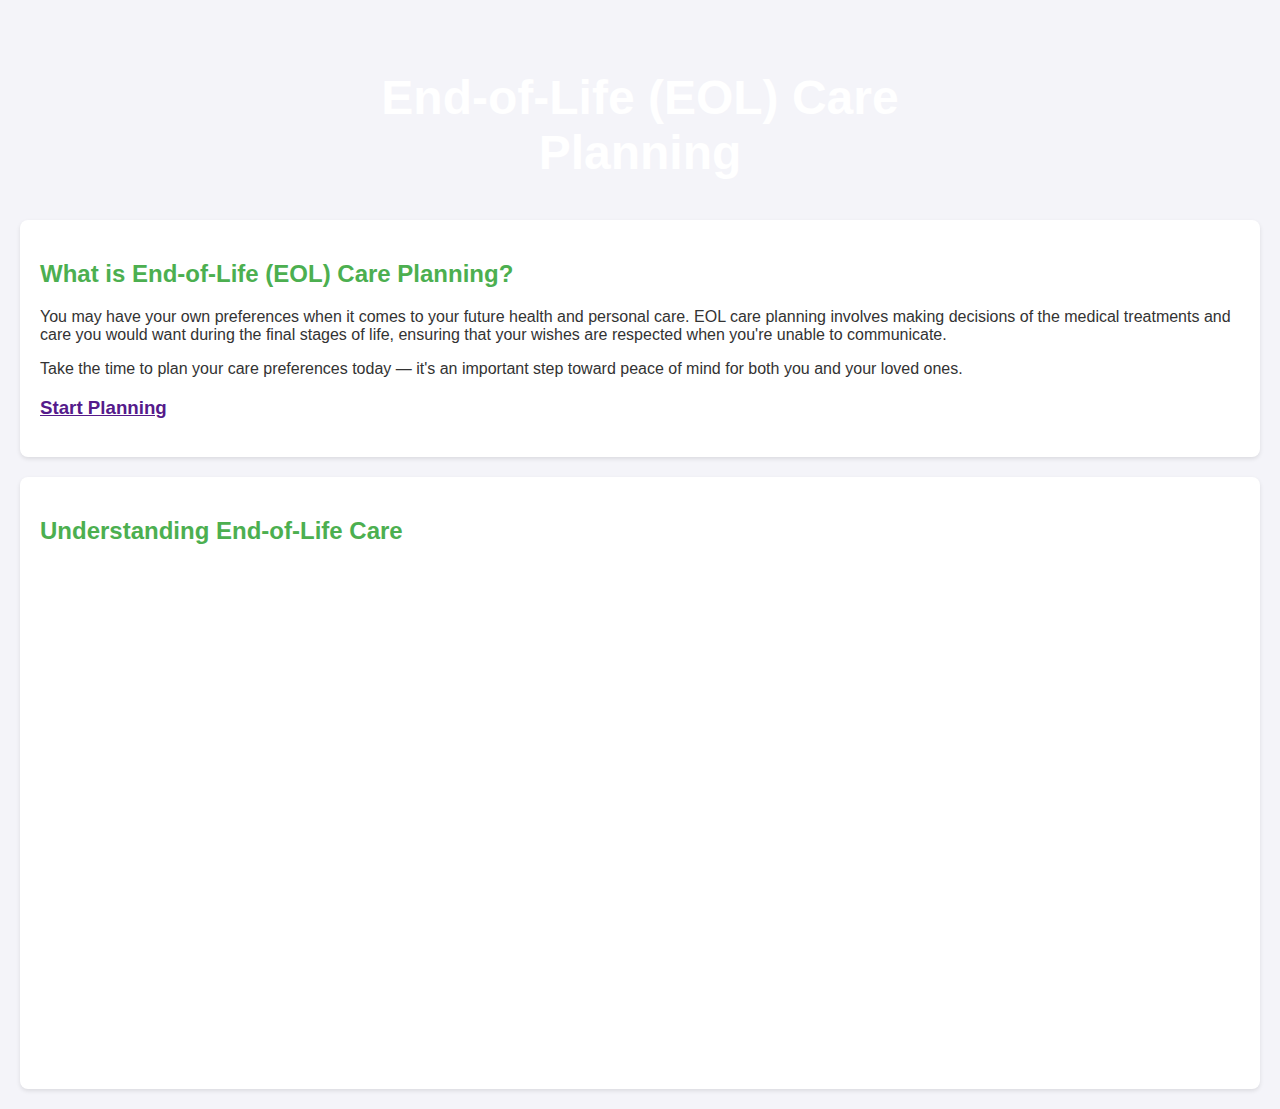
<file: index.html>
<!DOCTYPE html>
<html lang="en">
<head>
  <meta charset="UTF-8">
  <meta name="viewport" content="width=device-width, initial-scale=1.0">
  <title>End-of-Life Care Planning</title>
  <link rel="stylesheet" href="style.css">
</head>
<body>
  <header>
    <div class="header-banner"></div>
    <h1>End-of-Life (EOL) Care Planning</h1>
    </header>
  <section id="intro">
    <h2>What is End-of-Life (EOL) Care Planning? </h2>
    <p> You may have your own preferences when it comes to your future health and personal care. EOL care planning involves making decisions of the medical treatments and care you would want during the final stages of life, ensuring that your wishes are respected when you're unable to communicate.
 </p>
    <p> Take the time to plan your care preferences today — it's an important step toward peace of mind for both you and your loved ones. </p>
    <p> </p>
<h3>
<a href="" >Start Planning </a>
</h3>
</section>
  <section id="video">
    <h2>Understanding End-of-Life Care</h2>
    <iframe width="900" height="500" src="https://www.youtube.com/embed/qzCCDNeHzQo" title="End-of-Life Care Planning Video" frameborder="0" allow="accelerometer; autoplay; clipboard-write; encrypted-media; gyroscope; picture-in-picture" allowfullscreen></iframe>
  </section>
</file>
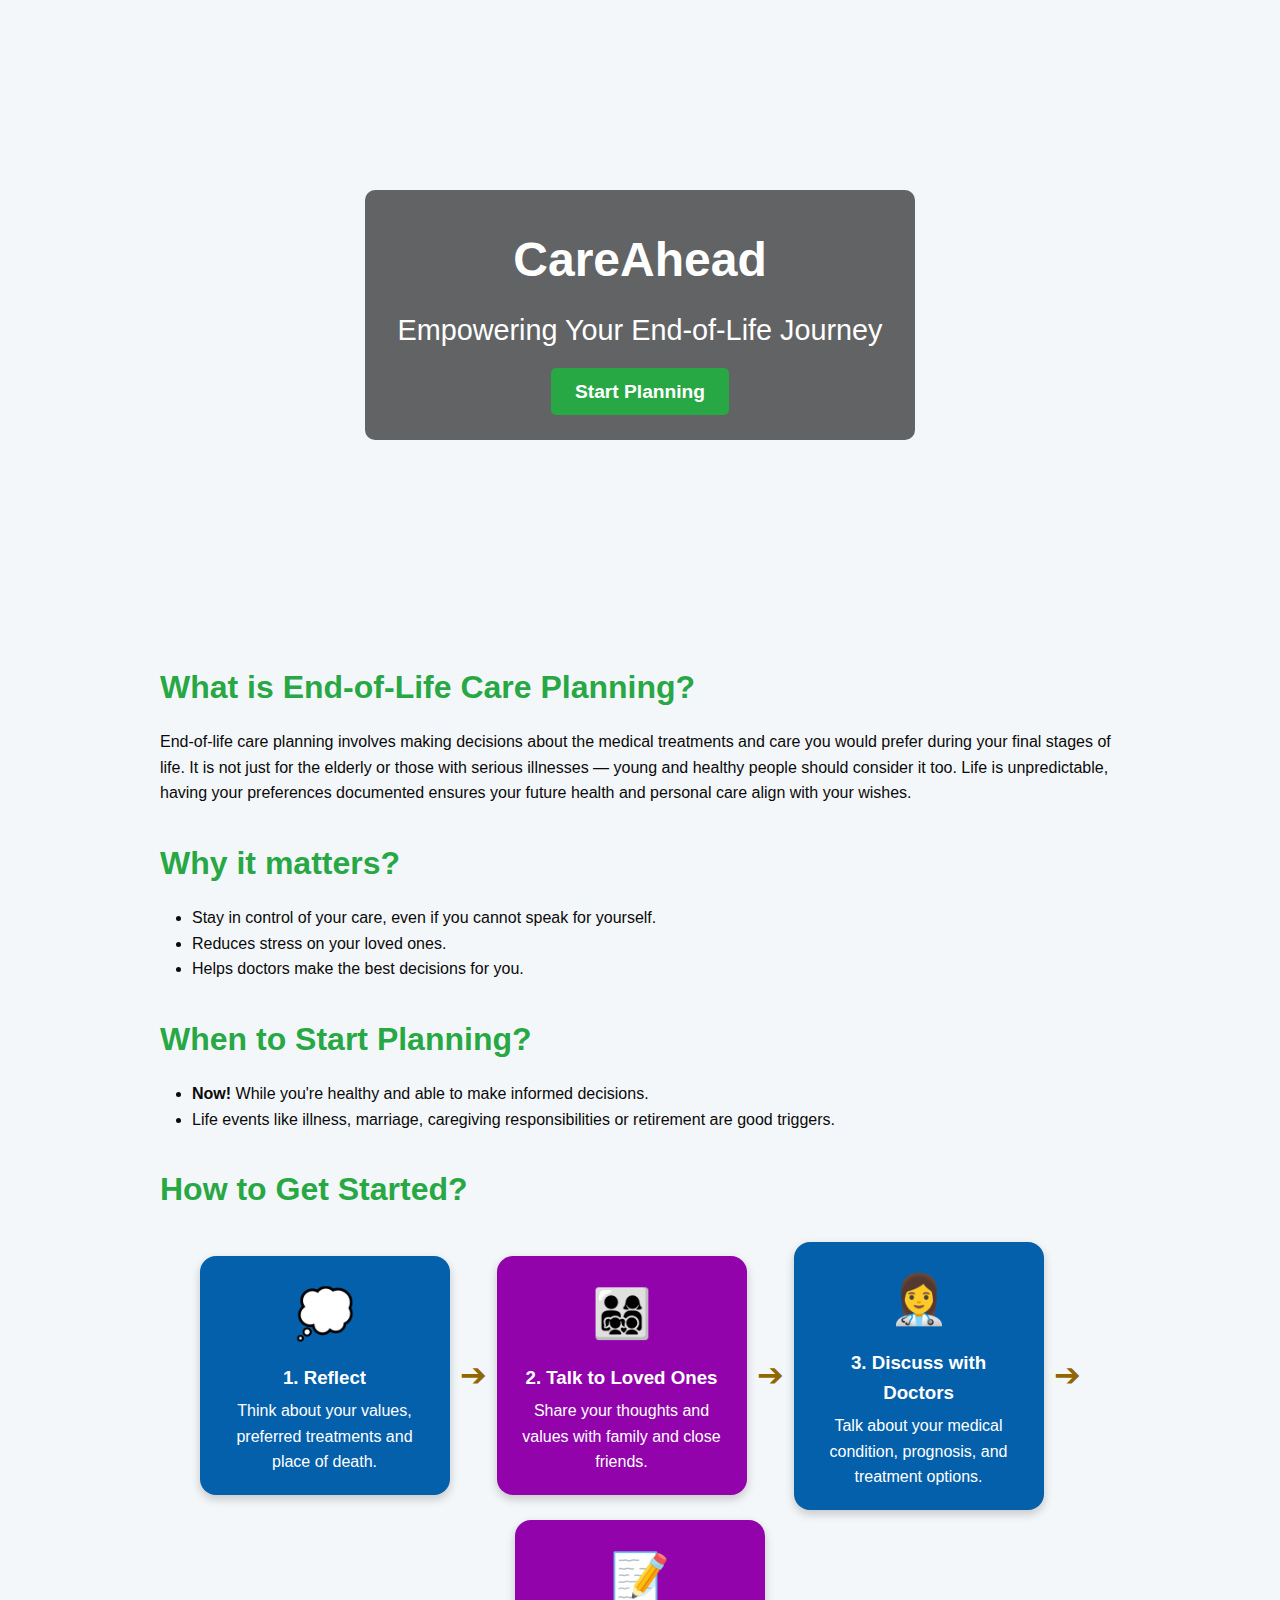
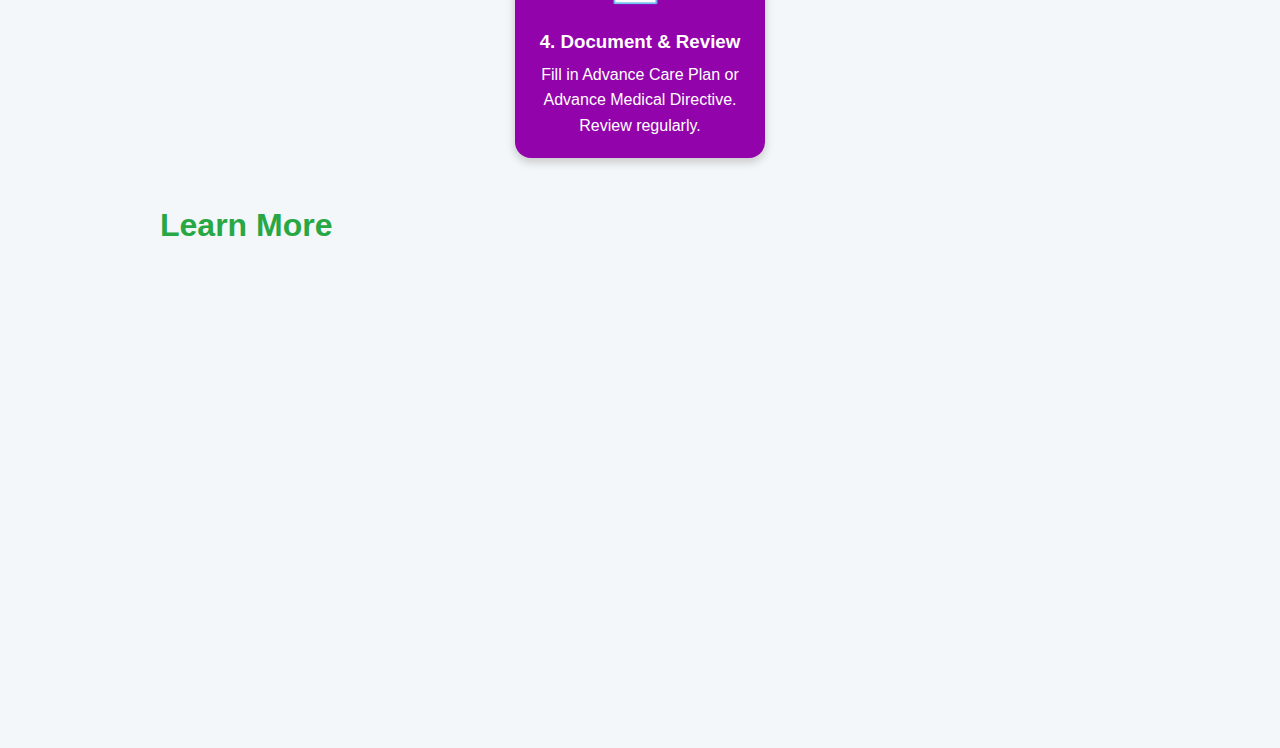
<file: home.html>
<!DOCTYPE html>
<html lang="en">
<head>
  <meta charset="UTF-8" />
  <meta name="viewport" content="width=device-width, initial-scale=1.0"/>
  <title>CareAhead</title>
  <link rel="stylesheet" href="home.css" />
  <!-- Google tag (gtag.js) -->
<script async src="https://www.googletagmanager.com/gtag/js?id=G-5BW58SFPZB"></script>
<script>
  window.dataLayer = window.dataLayer || [];
  function gtag(){dataLayer.push(arguments);}
  gtag('js', new Date());

  gtag('config', 'G-5BW58SFPZB');
</script>
  <script src="home.js"></script>
</head>
<body>
  <header class="header-banner">
    <div class="overlay">
      <h1>CareAhead</h1>
      <p>Empowering Your End-of-Life Journey</p>
      <a href="planning.html" class="header-button">Start Planning</a>
    </div>
  </header>

  <main>
    <section id="introduction" class="info-section">
      <h2>What is End-of-Life Care Planning?</h2>
      <p>End-of-life care planning involves making decisions about the medical treatments and care you would prefer during your final stages of life. It is not just for the elderly or those with serious illnesses — young and healthy people should consider it too. Life is unpredictable, having your preferences documented ensures your future health and personal care align with your wishes.</p>
    </section>

    <section id="why-it-matters" class="info-section">
      <h2>Why it matters?</h2>
      <ul>
        <li>Stay in control of your care, even if you cannot speak for yourself.</li>
        <li>Reduces stress on your loved ones.</li>
        <li>Helps doctors make the best decisions for you.</li>
      </ul>
    </section>

    <section id="when to start" class="info-section">
  <h2>When to Start Planning?</h2>
<ul>
  <li> <strong> Now!</strong> While you're healthy and able to make informed decisions.</li>
  <li> Life events like illness, marriage, caregiving responsibilities or retirement are good triggers.</li>
</ul>
</section>

<section id="get started" class="info-section">
  <h2> How to Get Started?</h2>
<div class="process-container">
  <div class="step" style="--color: #0460ab;">
    <div class="icon">💭</div>
    <h3>1. Reflect</h3>
    <p>Think about your values, preferred treatments and place of death.</p>
  </div>
 <div class="arrow">➔</div>

  <div class="step" style="--color: #9203ab;">
    <div class="icon">👨‍👩‍👧‍👦</div>
    <h3>2. Talk to Loved Ones</h3>
    <p>Share your thoughts and values with family and close friends.</p>
  </div>
  <div class="arrow">➔</div>

  <div class="step" style="--color: #0460ab;">
    <div class="icon">👩‍⚕️</div>
    <h3>3. Discuss with Doctors</h3>
    <p>Talk about your medical condition, prognosis, and treatment options.</p>
  </div>
  <div class="arrow">➔</div>

  <div class="step" style="--color: #9203ab;">
    <div class="icon">📝</div>
    <h3>4. Document & Review</h3>
    <p>Fill in Advance Care Plan or Advance Medical Directive. <br> Review regularly.</p>
  </div>
</div>
  </section>

    <section id="video" class="video-section">
      <h2>Learn More</h2>
      <div class="video-container">
        <iframe width="800" height="450" src="https://www.youtube.com/embed/qzCCDNeHzQo" title="EOL Video" frameborder="0" allowfullscreen></iframe>
      </div>
    </section>
  </main>
</body>
</html>
</file>
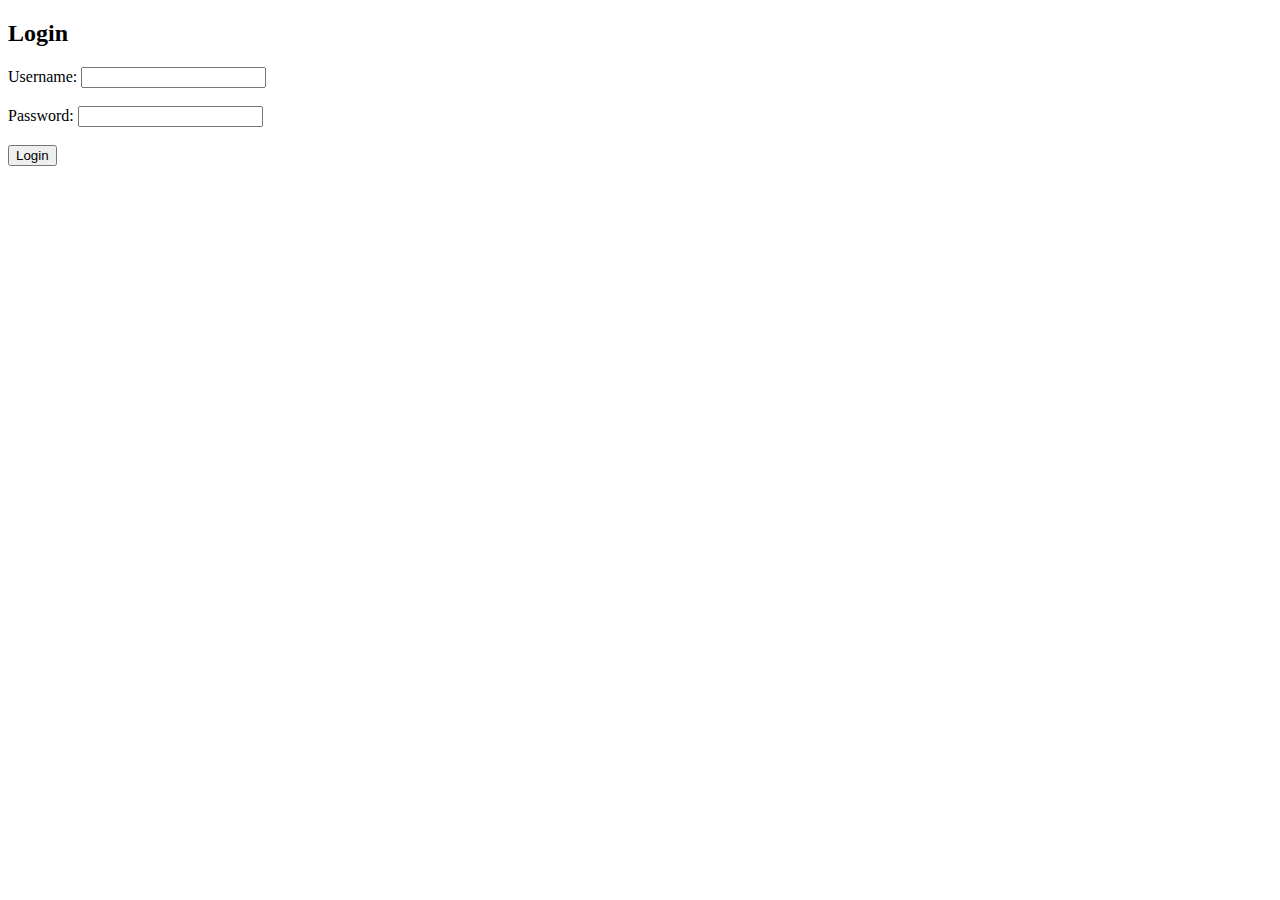
<file: login.html>
<!-- login.html -->
<!DOCTYPE html>
<html lang="en">
<head>
  <meta charset="UTF-8">
  <title>Login</title>
  <!-- Google tag (gtag.js) -->
<script async src="https://www.googletagmanager.com/gtag/js?id=G-5BW58SFPZB"></script>
<script>
  window.dataLayer = window.dataLayer || [];
  function gtag(){dataLayer.push(arguments);}
  gtag('js', new Date());

  gtag('config', 'G-5BW58SFPZB');
</script>
</head>
<body>
  <h2>Login</h2>
  <form id="loginForm">
    <label for="username">Username:</label>
    <input type="text" id="username" required><br><br>
    <label for="password">Password:</label>
    <input type="password" id="password" required><br><br>
    <button type="submit">Login</button>
  </form>
</file>
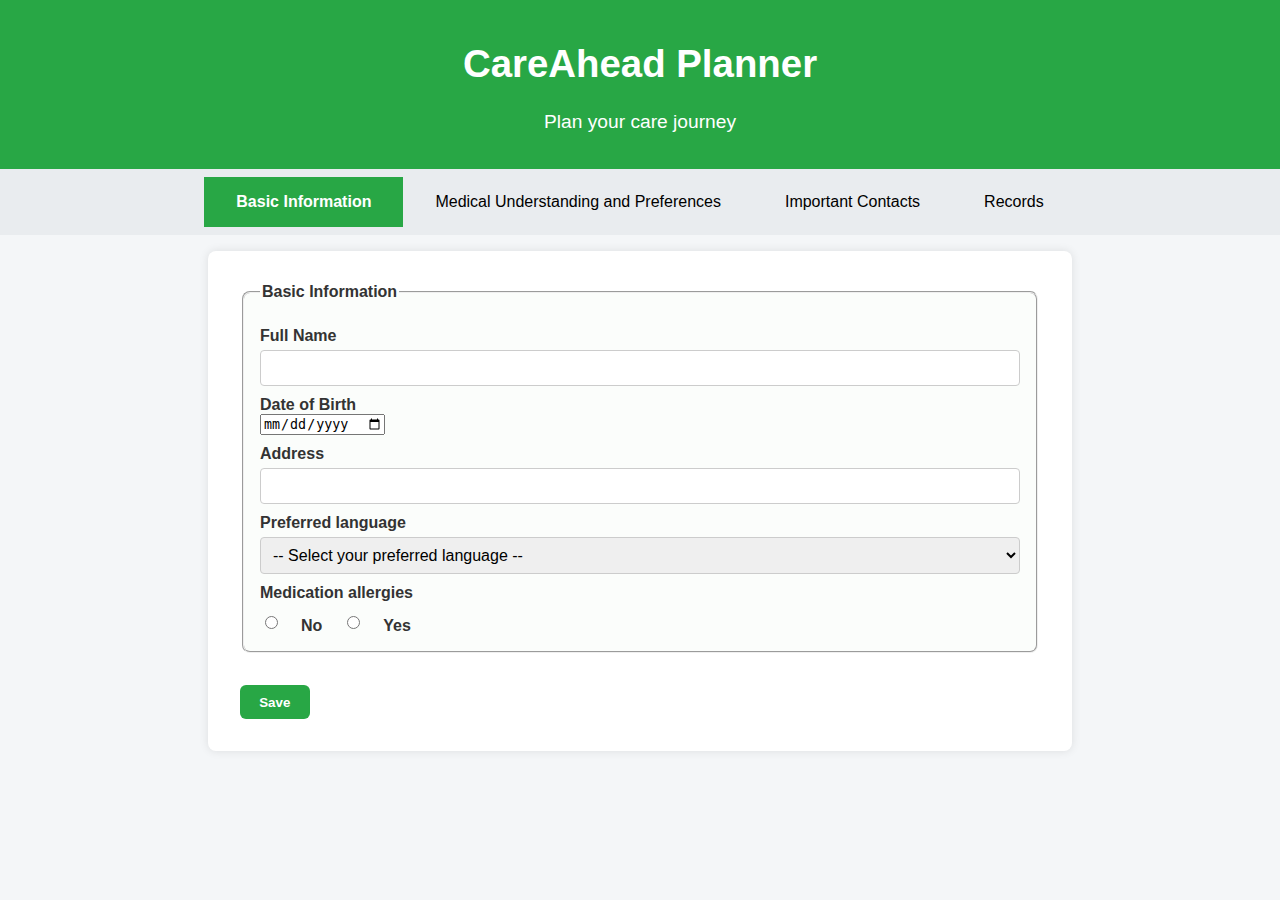
<file: planning.html>
<!DOCTYPE html>
<html lang="en">
<head>
  <meta charset="UTF-8" />
  <meta name="viewport" content="width=device-width, initial-scale=1.0"/>
  <title>CareAhead Planner</title>
  <link rel="stylesheet" href="planning.css" />
  <script src="planning.js"></script>
  <!-- Google tag (gtag.js) -->
  <script async src="https://www.googletagmanager.com/gtag/js?id=G-5BW58SFPZB"></script>
  <script>
    window.dataLayer = window.dataLayer || [];
    function gtag(){dataLayer.push(arguments);}
    gtag('js', new Date());
    gtag('config', 'G-5BW58SFPZB');
  </script>
</head>

<body>
  <header class="page-header">
    <h1>CareAhead Planner</h1>
    <p>Plan your care journey</p>
  </header>
  
  <nav class="tab-nav">
   <button class="tab-link active" data-tab="step1">Basic Information</button>
    <button class="tab-link" data-tab="step2">Medical Understanding and Preferences</button>
    <button class="tab-link" data-tab="step3">Important Contacts</button>
    <button class="tab-link" data-tab="step4">Records</button>
  </nav>

  <main>
    <section id="step1" class="tab-content active">
      <form id="form-step1">
        <fieldset>
          <legend>Basic Information</legend>
          <label for="name">Full Name</label>
          <input type="text" id="name" name="name" required>
          <label for="dob">Date of Birth</label>
          <input type="date" id="dob" name="dob">
          <label for="address">Address</label>
          <input type="text" id="address" name="address">
          <label for="preferred language">Preferred language</label>
            <select id="preferred-language" name="preferredLanguage" onchange="toggleOtherLanguageInput()">
            <option value="">-- Select your preferred language --</option>
            <!-- Official languages -->
            <option value="english">English</option>
            <option value="mandarin">Mandarin</option>
            <option value="malay">Malay</option>
            <option value="tamil">Tamil</option>
            <!-- Chinese dialects -->
            <option value="hokkien">Hokkien</option>
            <option value="cantonese">Cantonese</option>
            <option value="teochew">Teochew</option>
            <option value="hakka">Hakka</option>
            <!-- Other -->
            <option value="other">Other</option>
            </select>
            <div class="other-language-box" id="other-language-box">
            <label for="other-language">Please specify your language:</label>
            <input type="text" id="other-language" name="otherLanguage" placeholder="Enter language here">
            </div>
          <label for="allergies">Medication allergies</label>
            <div class="radio-group">
            <input type="radio" id="allergies-no" name="allergies" value="no" onclick="toggleTextBox(false)">
            <label for="allergies-no">No</label> 
            <input type="radio" id="allergies-yes" name="allergies" value="yes" onclick="toggleTextBox(true)">
            <label for="allergies-yes">Yes</label>
            </div>
            <div class="allergy-textbox" id="allergyDetails">
            <label for="allergy-text">Please specify your allergies:</label>
            <input type="text" id="allergy-text" name="allergyDetails" placeholder="e.g., peanuts, penicillin">
            </div>
        </fieldset>
            <button type="submit">Save</button>
      </form>
    </section>

    <section id="step2" class="tab-content">
      <form id="form-step2">
        <fieldset>
          <legend>Medical Understanding</legend>
          <label>Do you have any known medical conditions?</label>
          <textarea name="medicalConditions"></textarea>

          <label>Do you understand your condition?</label>
          <div class="radio-group">
            <label class="radio-option"><input type="radio" name="understanding" value="yes"> Yes</label>
            <label class="radio-option"><input type="radio" name="understanding" value="no"> No</label>
          </div>

          <label>Do you have any drug allergies?</label>
          <div class="radio-group">
            <label class="radio-option"><input type="radio" name="allergies" value="yes" id="allergyYes"> Yes</label>
            <label class="radio-option"><input type="radio" name="allergies" value="no" id="allergyNo"> No</label>
          </div>
          <textarea id="allergyDetails" name="allergyDetails" class="allergy-textbox" placeholder="Please specify your drug allergies..."></textarea>
        </fieldset>
      </form>
    </section>

    <section id="step3" class="tab-content">
      <form id="form-step3">
        <fieldset>
          <legend>Important Contacts</legend>
          <label for="contactName">Contact Name</label>
          <input type="text" id="contactName" name="contactName">

          <label for="relationship">Relationship</label>
          <input type="text" id="relationship" name="relationship">

          <label for="phone">Phone Number</label>
          <input type="text" id="phone" name="phone">

          <button type="button" class="btn-add">Add Another Contact</button>
        </fieldset>
      </form>
    </section>

    <section id="step4" class="tab-content">
      <form id="form-step4">
        <fieldset>
          <legend>Advance Care Records</legend>
          <label for="documents">Upload ACP or LPA documents</label>
          <input type="file" id="documents" name="documents" multiple>
        </fieldset>
      </form>
    </section>
  </main>
  
</body>
</html>
</file>
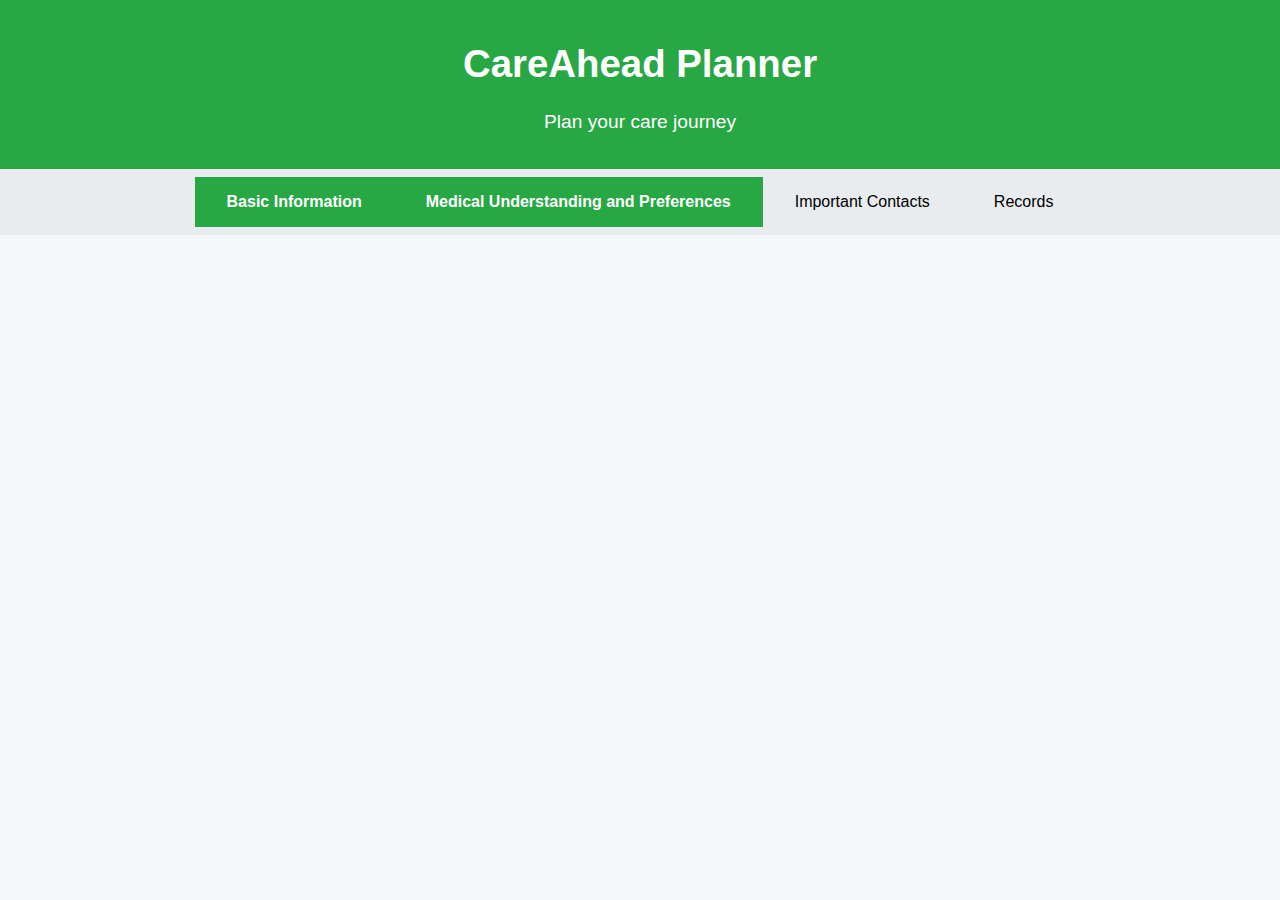
<file: preferences.html>
<!DOCTYPE html>
<html lang="en">
<head>
  <meta charset="UTF-8" />
  <meta name="viewport" content="width=device-width, initial-scale=1.0"/>
  <title>CareAhead Planner</title>
  <link rel="stylesheet" href="planning.css" />
  <!-- Google tag (gtag.js) -->
  <script async src="https://www.googletagmanager.com/gtag/js?id=G-5BW58SFPZB"></script>
  <script>
    window.dataLayer = window.dataLayer || [];
    function gtag(){dataLayer.push(arguments);}
    gtag('js', new Date());
    gtag('config', 'G-5BW58SFPZB');
  </script>
  <script src="planning.js"></script>
</head>

<body>
  <header class="page-header">
    <h1>CareAhead Planner</h1>
    <p>Plan your care journey</p>
  </header>
  
  <nav class="tab-nav">
    <button class="tab-link active" data-tab="step1">Basic Information</button>
    <button class="tab-link active" data-tab="step2">Medical Understanding and Preferences</button>
    <button class="tab-link" data-tab="step3">Important Contacts</button>
    <button class="tab-link" data-tab="step4">Records</button>
  </nav>

  <main>
    <section id="step2" class="tab-content">
      <form id="form-step2">
        <fieldset>
          <legend>Medical Understanding</legend>
          <label>Do you have any known medical conditions?</label>
          <textarea name="medicalConditions"></textarea>

          <label>Do you understand your condition?</label>
          <div class="radio-group">
            <label class="radio-option"><input type="radio" name="understanding" value="yes"> Yes</label>
            <label class="radio-option"><input type="radio" name="understanding" value="no"> No</label>
          </div>

          <label>Do you have any drug allergies?</label>
          <div class="radio-group">
            <label class="radio-option"><input type="radio" name="allergies" value="yes" id="allergyYes"> Yes</label>
            <label class="radio-option"><input type="radio" name="allergies" value="no" id="allergyNo"> No</label>
          </div>
          <textarea id="allergyDetails" name="allergyDetails" class="allergy-textbox" placeholder="Please specify your drug allergies..."></textarea>
        </fieldset>
      </form>
    </section>

  </main>
  
</body>
</html>
</file>
<file: style.css>
body {
  font-family: Arial, sans-serif;
  margin: 0;
  padding: 0;
  background-color: #f4f4f9;
  color: #333;
}

header {
  position: center;
  text-align: center;
}

.header-banner {
  background-image: url('https://1-care.co.uk/wp-content/uploads/2019/02/End-of-Life-Palliative-Care-1024x768.jpg');
  background-size: cover;
  background-position: center;
  height: 200px;
  width: 100%;
  opacity: 0.8;
}

header h1 {
  color: white;
  margin: 0;
  position: absolute;
  top: 70px;
  left: 50%;
  transform: translateX(-50%);
  font-size: 3rem;
}

section {
  padding: 20px;
  margin: 20px;
  background-color: white;
  border-radius: 8px;
  box-shadow: 0 2px 4px rgba(0, 0, 0, 0.1);
}

section h2 {
  color: #4CAF50;




  form {
  max-width: 600px;
  margin: 30px auto;
  padding: 20px;
  background: white;
  border-radius: 8px;
  box-shadow: 0 2px 8px rgba(0,0,0,0.1);
}

form label {
  display: block;
  margin-top: 15px;
}

form input, form textarea {
  width: 100%;
  padding: 8px;
  margin-top: 5px;
}

form button {
  margin-top: 20px;
  padding: 10px 15px;
  background-color: #4CAF50;
  color: white;
  border: none;
  border-radius: 4px;
  cursor: pointer;
}
</file>
<file: home.css>
* {
  margin: 0;
  padding: 0;
  box-sizing: border-box;
}

body {
  font-family: 'Segoe UI', sans-serif;
  line-height: 1.6;
  background-color: #f4f7f9;
  color: #0a0a0a;
}

/*header*/
.header-banner {
  background-image: url('https://images.unsplash.com/photo-1506748686214-e9df14d4d9d0');
  background-size: cover;
  background-position: center;
  height: 70vh;
  position: relative;
  display: flex;
  align-items: center;
  justify-content: center;
  color: white;
  text-align: center;
}

.overlay {
  background: rgba(0, 0, 0, 0.6);
  padding: 2rem;
  border-radius: 10px;
}

.header-banner h1 {
  font-size: 3rem;
  margin-bottom: 0.5rem;
}

.header-banner p {
  font-size: 1.8rem;
  margin-bottom: 1.5rem;
}

.header-button {
  background-color: #28a745;
  color: white;
  padding: 0.8rem 1.5rem;
  text-decoration: none;
  border-radius: 5px;
  font-weight: bold;
  font-size: 1.2rem;
  transition: background 0.3s;
}

.header-button:hover {
  background-color: #035f0a;
}

/* Sections */
main {
  padding-left: 10rem;
  padding-right:10rem; 
  margin-top: 2rem;
}

.info-section {
  margin-bottom: 2rem;
}

.info-section h2 {
  font-size: 2rem;
  margin-bottom: 1rem;
  color: #28a745;
}

.info-section ul {
  list-style-type: disc;
  margin-left: 2rem;
}

.video-section h2 {
  font-size: 2rem;
  margin-bottom: 1rem;
  color: #28a745;
  text-align: left;
}

.video-container {
  position: relative;
  padding-bottom: 50%; /* 16:9 ratio */
  height: 0;
  max-width: 80%;
  margin: 0 auto;
}

.video-container iframe {
  position: absolute;
  top: 0;
  left: 10%;
  width: 90%;
  height: 90%;
}

.process-container {
  display: flex;
  flex-wrap: wrap;
  align-items: center;
  justify-content: center;
  gap: 10px;
  padding: 10px;
}

.step {
  background-color: var(--color);
  color: white;
  padding: 20px;
  border-radius: 16px;
  width: 250px;
  box-shadow: 0 4px 10px rgba(11, 2, 2, 0.2);
  text-align: center;
}
.step h3 {
  margin: 10px 0 5px;
}

.arrow {
  font-size: 2rem;
  color: #926600;
  align-self: center;

}
.icon {
  font-size: 3rem;
}
</file>
<file: planning.css>
body {
  font-family: 'Segoe UI', sans-serif;
  background-color: #f4f6f8;
  color: #333;
  margin: 0;
  padding: 0;
}

.page-header {
  background-color: #28a745;
  color: white;
  padding: 1rem;
  font-size: 1.2rem;
  text-align: center;
}

.tab-nav {
  display: flex;
  justify-content: center;
  background-color: #e9ecef;
  padding: 0.5rem 0;
}

.tab-link {
  background: none;
  border: none;
  padding: 1rem 2rem;
  font-size: 1rem;
  cursor: pointer;
  transition: background 0.3s;
}

.tab-link:hover,
.tab-link.active {
  background-color: #28a745;
  color: white;
  font-weight: bold;
}

.tab-content {
  display: none;
  padding: 2rem;
  background-color: white;
  margin: 1rem auto;
  max-width: 800px;
  border-radius: 8px;
  box-shadow: 0 0 10px rgba(0, 0, 0, 0.1);
}

.tab-content.active {
  display: block;
}
.modal {
  display: none; 
  position: fixed;
  z-index: 1000;
  left: 0;
  top: 0;
  width: 100%;
  height: 100%;
  overflow: auto;
  background-color: rgba(0,0,0,0.4);
}

.modal-content {
  background-color: white;
  margin: 10% auto;
  padding: 30px;
  border-radius: 10px;
  width: 400px;
  box-shadow: 0 4px 8px rgba(0,0,0,0.3);
}

.close {
  color: #aaa;
  float: right;
  font-size: 24px;
  cursor: pointer;
}
.close:hover {
  color: black;
}

 .allergy-textbox {
      display: none;
      margin-top: 10px;
    }

  input[type="text"] {
      width: 100%;
      padding: 8px;
      margin-top: 5px;
      box-sizing: border-box;
      border: 1px solid #ccc;
      border-radius: 4px;
    }

    .radio-group {
      display: flex;
      gap: 20px;
      margin-top: 5px;
      align-items: center;
    }

    .radio-option {
      display: flex;
      align-items: center;
      gap: 5px;
    }
    label {
      display: block;
      margin-top: 10px;
      font-weight: bold;
    }

    select, input[type="text"] {
      width: 100%;
      padding: 8px;
      margin-top: 5px;
      border-radius: 4px;
      border: 1px solid #ccc;
      font-size: 16px;
      box-sizing: border-box;
    }

    .other-language-box {
      display: none;
      margin-top: 10px;
    }


form {
  display: flex;
  flex-direction: column;
  gap: 1rem;
}

label {
  font-weight: bold;
}

textarea {
  padding: 0.75rem;
  border-radius: 6px;
  border: 1px solid #ccc;
  resize: vertical;
}

button[type="submit"] {
  align-self: flex-start;
  padding: 0.6rem 1.2rem;
  background-color: #28a745;
  color: white;
  border: none;
  border-radius: 6px;
  cursor: pointer;
  font-weight: bold;
  transition: background 0.3s;
}

button[type="submit"]:hover {
  background-color: #218838;
}

/* Responsive */
@media (max-width: 768px) {
  .tab-link {
    padding: 0.8rem 1rem;
    font-size: 0.9rem;
  }

  .tab-content {
    padding: 1rem;
  }
}

h3 {color: black
margin: bottom 0px;
padding-top: 0px;
padding-bottom: 1rem;
  font-size: 1rem;
}
    fieldset {
      background: rgb(251, 253, 251);
      padding: 1rem;
      Left: 0%
      border:none;
      margin-bottom: 1rem;
      border-radius: 8px;
    }
    legend {
      font-weight:bold;
      font-size: 1rem;
      margin-bottom: 0rem;
    }
    label {
      display:block;
      margin-bottom: 0rem;
    }
.btn-add {
  padding: 10px 16px;
  background-color: #0a5275;
  color: white;
  border: none;
  border-radius: 6px;
  font-size: 1em;
  cursor: pointer;
}
.btn-add:hover {
  background-color: #06364f;
}
</file>
